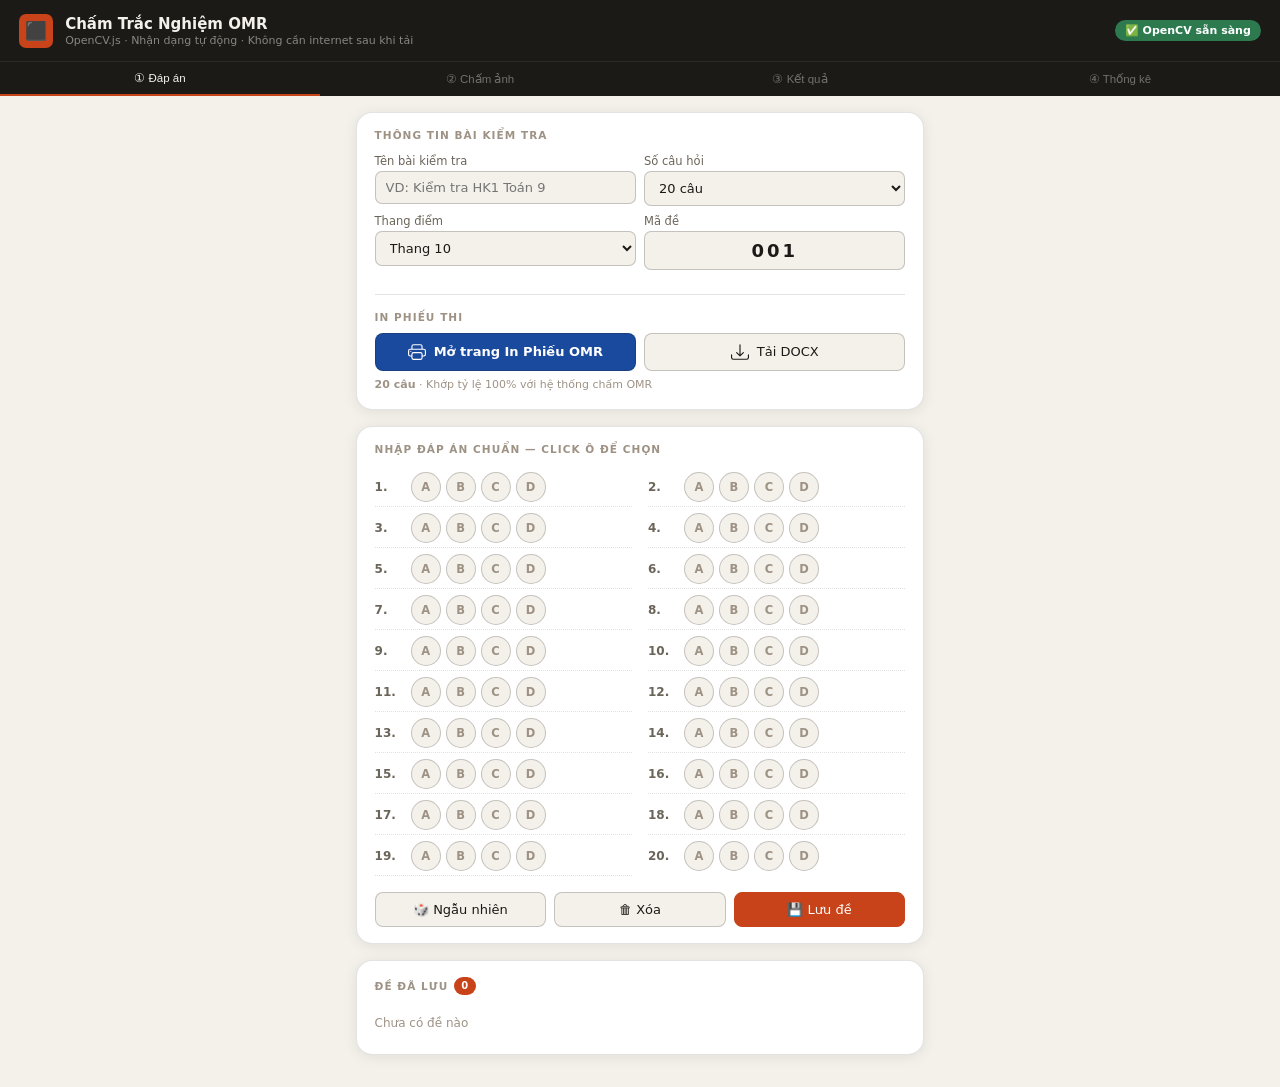
<file: index.html>
﻿<!DOCTYPE html>
<html lang="vi">
<head>
<meta charset="UTF-8">
<meta name="viewport" content="width=device-width, initial-scale=1.0">
<title>Chấm Trắc Nghiệm OMR</title>
<link rel="stylesheet" href="style.css">
</head>
<body>

<header class="app-header">
  <div class="logo">⬛</div>
  <div>
    <h1>Chấm Trắc Nghiệm OMR</h1>
    <p>OpenCV.js · Nhận dạng tự động · Không cần internet sau khi tải</p>
  </div>
  <div id="cvStatus" class="cv-badge loading">⏳ Đang tải OpenCV...</div>
</header>

<nav class="tabs">
  <button class="tab active" onclick="goTab('key')">① Đáp án</button>
  <button class="tab" onclick="goTab('scan')">② Chấm ảnh</button>
  <button class="tab" onclick="goTab('results')">③ Kết quả</button>
  <button class="tab" onclick="goTab('stats')">④ Thống kê</button>
</nav>

<!-- ════════════════════════════════
     TAB 1 — ĐÁP ÁN CHUẨN
════════════════════════════════ -->
<div id="pane-key" class="pane on">
  <div class="card">
    <p class="card-title">Thông tin bài kiểm tra</p>
    <div class="row2">
      <div class="field">
        <label>Tên bài kiểm tra</label>
        <input id="exam-name" type="text" placeholder="VD: Kiểm tra HK1 Toán 9">
      </div>
      <div class="field">
        <label>Số câu hỏi</label>
        <select id="exam-n" onchange="rebuildKeyGrid()">
          <option value="10">10 câu</option>
          <option value="20" selected>20 câu</option>
          <option value="30">30 câu</option>
          <option value="40">40 câu</option>
        </select>
      </div>
    </div>
    <div class="row2">
      <div class="field">
        <label>Thang điểm</label>
        <select id="exam-scale">
          <option value="10">Thang 10</option>
          <option value="100">Thang 100</option>
        </select>
      </div>
      <div class="field">
        <label>Mã đề</label>
        <input id="exam-code" type="text" value="001" maxlength="3"
               style="font-size:18px;font-weight:bold;text-align:center;letter-spacing:3px">
      </div>
    </div>

    <!-- ── PHIẾU THI section (liên kết gen_omr_dynamic) ── -->
    <div class="sheet-section">
      <p class="card-title">In phiếu thi</p>
      <div class="btn-row">
        <!-- Nút mở trang in - truyền số câu qua URL param -->
        <button class="btn btn-print" id="openSheetBtn" onclick="openSheetPage()"
          style="display: flex; align-items: center; justify-content: center; gap: 8px; font-weight: bold; background-color: var(--blue); color: white;">
          <svg width="18" height="18" fill="currentColor" viewBox="0 0 16 16">
            <path d="M2.5 8a.5.5 0 1 0 0-1 .5.5 0 0 0 0 1z"/>
            <path d="M5 1a2 2 0 0 0-2 2v2H2a2 2 0 0 0-2 2v3a2 2 0 0 0 2 2h1v1a2 2 0 0 0 2 2h6a2 2 0 0 0 2-2v-1h1a2 2 0 0 0 2-2V7a2 2 0 0 0-2-2h-1V3a2 2 0 0 0-2-2H5zM4 3a1 1 0 0 1 1-1h6a1 1 0 0 1 1 1v2H4V3zm1 5a2 2 0 0 0-2 2v1H2a1 1 0 0 1-1-1V7a1 1 0 0 1 1-1h12a1 1 0 0 1 1 1v3a1 1 0 0 1-1 1h-1v-1a2 2 0 0 0-2-2H5zm7 2v3a1 1 0 0 1-1 1H5a1 1 0 0 1-1-1v-3a1 1 0 0 1 1-1h6a1 1 0 0 1 1 1z"/>
          </svg>
          Mở trang In Phiếu OMR
        </button>
        <!-- Nút tải DOCX trực tiếp -->
        <button class="btn btn-print" id="downloadSheetBtn" onclick="downloadSheet()"
          style="display: flex; align-items: center; justify-content: center; gap: 8px;">
          <svg width="18" height="18" fill="currentColor" viewBox="0 0 16 16">
            <path d="M.5 9.9a.5.5 0 0 1 .5.5v2.5a1 1 0 0 0 1 1h12a1 1 0 0 0 1-1v-2.5a.5.5 0 0 1 1 0v2.5a2 2 0 0 1-2 2H2a2 2 0 0 1-2-2v-2.5a.5.5 0 0 1 .5-.5z"/>
            <path d="M7.646 11.854a.5.5 0 0 0 .708 0l3-3a.5.5 0 0 0-.708-.708L8.5 10.293V1.5a.5.5 0 0 0-1 0v8.793L5.354 8.146a.5.5 0 1 0-.708.708l3 3z"/>
          </svg>
          Tải DOCX
        </button>
      </div>
      <p class="sheet-info" id="sheetInfo">
        <span id="sheetQInfo">20 câu</span> · Khớp tỷ lệ 100% với hệ thống chấm OMR
      </p>
    </div>
  </div>

  <div class="card">
    <p class="card-title">Nhập đáp án chuẩn — click ô để chọn</p>
    <div class="key-grid" id="keyGrid"></div>
    <div class="btn-row mt1">
      <button class="btn" onclick="fillRandom()">🎲 Ngẫu nhiên</button>
      <button class="btn" onclick="clearKey()">🗑 Xóa</button>
      <button class="btn accent" onclick="saveKey()">💾 Lưu đề</button>
    </div>
    <div id="keyMsg"></div>
  </div>

  <div class="card">
    <p class="card-title">Đề đã lưu <span id="keyCount" class="badge">0</span></p>
    <div id="savedKeys"></div>
  </div>
</div>

<!-- ════════════════════════════════
     TAB 2 — CHẤM ẢNH
════════════════════════════════ -->
<div id="pane-scan" class="pane">
  <div class="card">
    <p class="card-title">Chọn đề thi để chấm</p>
    <div class="field">
      <label>Mã đề / Tên bài kiểm tra</label>
      <select id="scan-keySelect" onchange="onKeySelected()">
        <option value="">— Chưa chọn —</option>
      </select>
    </div>
    <div id="selectedKeyInfo"></div>
  </div>

  <div class="card">
    <p class="card-title">Tải ảnh phiếu thi lên</p>
    <div class="dropzone" id="dropzone" onclick="document.getElementById('fileInput').click()">
      <div class="dz-icon">📷</div>
      <p class="dz-main">Kéo thả ảnh vào đây hoặc click để chọn</p>
      <p class="dz-sub">Hỗ trợ JPG, PNG · Có thể chọn nhiều ảnh cùng lúc</p>
      <input type="file" id="fileInput" accept="image/*" multiple style="display:none"
             onchange="handleFiles(this.files)">
    </div>
    <div class="btn-row mt1">
      <button class="btn" id="camBtn" onclick="toggleCamera()">📸 Mở camera</button>
      <button class="btn accent" id="captureBtn" onclick="captureFrame()" disabled>⚡ Chụp &amp; chấm</button>
    </div>
    <div class="cam-wrap" id="camWrap" style="display:none">
      <video id="camVideo" autoplay playsinline muted></video>
      <canvas id="camCanvas" style="display:none"></canvas>
    </div>
  </div>

  <div class="card" id="pipelineCard" style="display:none">
    <p class="card-title">Đang xử lý <span id="pipelineFile" class="text-muted"></span></p>
    <div class="pipeline-steps" id="pipelineSteps"></div>
    <div class="preview-row" id="previewRow"></div>
  </div>

  <div id="scanResult"></div>
</div>

<!-- ════════════════════════════════
     TAB 3 — KẾT QUẢ
════════════════════════════════ -->
<div id="pane-results" class="pane">
  <div class="card">
    <p class="card-title">
      Danh sách kết quả
      <span id="resultCount" class="badge">0</span>
      <button id="delSelectedBtn" class="btn danger" style="float:right;padding:3px 10px;font-size:11px;display:none"
        onclick="deleteSelectedResults()">🗑 Xóa đã chọn (<span id="selectedCount">0</span>)</button>
    </p>
    <div class="filter-row">
      <input id="filterName" type="text" placeholder="🔍 Tìm tên / SBD..." oninput="renderResults()">
      <select id="filterExam" onchange="renderResults()">
        <option value="">Tất cả đề</option>
      </select>
    </div>
    <div id="resultTable"></div>
  </div>
  <div class="btn-row">
    <button class="btn" onclick="exportExcel()">📊 Xuất Excel</button>
    <button class="btn" onclick="exportCSV()">📄 Xuất CSV</button>
    <button class="btn danger" onclick="if(confirm('Xóa tất cả kết quả?')){results=[];saveLocal();renderResults();}">🗑 Xóa tất cả</button>
  </div>
</div>

<!-- ════════════════════════════════
     TAB 4 — THỐNG KÊ
════════════════════════════════ -->
<div id="pane-stats" class="pane">
  <div class="card">
    <p class="card-title">Chọn bài để thống kê</p>
    <div class="field">
      <select id="statsExamSelect" onchange="renderStats()">
        <option value="">— Tất cả —</option>
      </select>
    </div>
  </div>
  <div id="statsContent"></div>
</div>

<canvas id="procCanvas" style="display:none"></canvas>

<!-- ════ SCRIPTS ════ -->
<!-- JSZip library for DOCX generation -->
<script src="vendor/jszip.min.js"></script>
<!-- OMR Export module (DOCX generator, tách riêng) -->
<script src="export_docx.js"></script>
<script>
// ── Download sheet — linked to current exam-n value ──────────────
async function downloadSheet() {
  const btn = document.getElementById('downloadSheetBtn');
  const numQ = parseInt(document.getElementById('exam-n').value, 10);
  btn.disabled = true;
  btn.textContent = '⏳ Đang tạo...';
  try {
    // Sử dụng OMRExport từ export_docx.js
    if (typeof OMRExport === 'undefined') {
      throw new Error('Module export_docx.js chưa được load');
    }
    await OMRExport.downloadSheet(numQ);
  } catch(e) {
    alert('Lỗi tạo phiếu: ' + e);
    console.error(e);
  }
  btn.disabled = false;
  btn.textContent = 'Tải DOCX';
}

// Mở trang in phiếu với số câu từ URL param
function openSheetPage() {
  const numQ = document.getElementById('exam-n').value;
  const url = `phieu_in.html?n=${numQ}`;
  window.open(url, '_blank');
}

// Update sheet info label when exam-n changes
function updateSheetInfo() {
  const n = document.getElementById('exam-n').value;
  document.getElementById('sheetQInfo').textContent = n + ' câu';
  // Cập nhật thông tin link mở phiếu
  const linkText = document.querySelector('#sheetInfo');
  if (linkText) {
    linkText.innerHTML = `<b>${n} câu</b> · Khớp tỷ lệ 100% với hệ thống chấm OMR`;
  }
}
</script>
<script src="app.js"></script>
<script>
// Hook exam-n change to update sheet info label
document.getElementById('exam-n').addEventListener('change', updateSheetInfo);
updateSheetInfo();
</script>

<script async src="vendor/opencv.js" onload="onOpenCvReady()"></script>
</body>
</html>
</file>
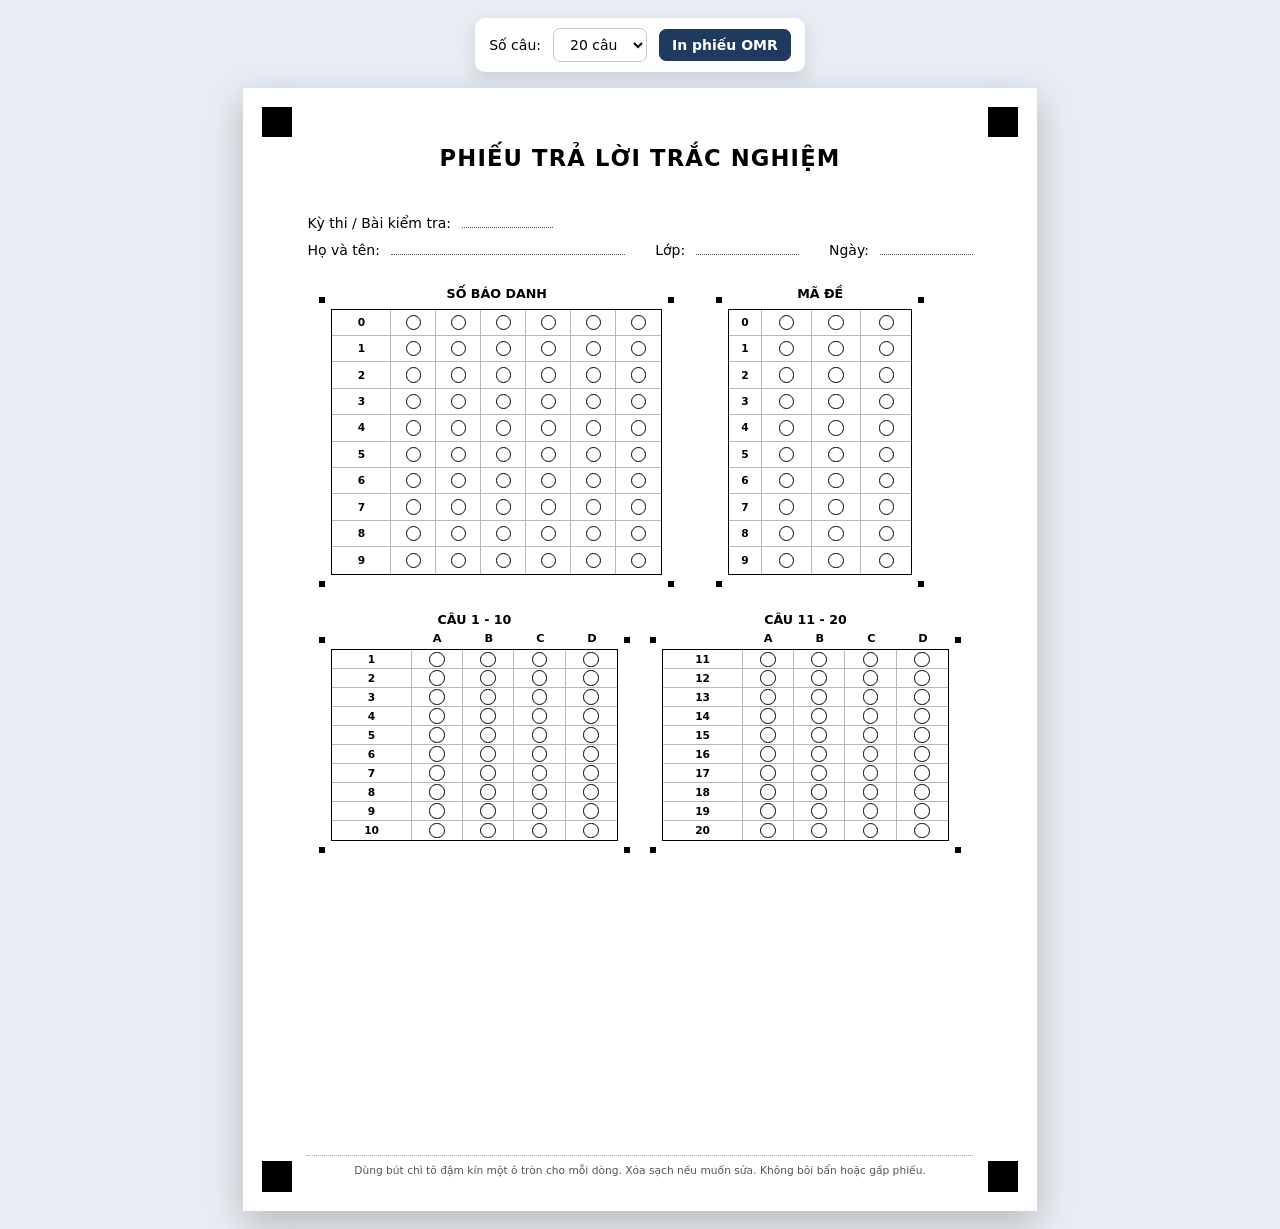
<file: phieu_in.html>
<!DOCTYPE html>
<html lang="vi">
<head>
<meta charset="UTF-8">
<meta name="viewport" content="width=device-width, initial-scale=1.0">
<title>In Phiếu Trắc Nghiệm OMR</title>
<style>
*,
*::before,
*::after {
  box-sizing: border-box;
}

:root {
  --page-w: 210mm;
  --page-h: 297mm;
  --ink: #000;
  --paper: #fff;
  --muted: #555;
  --line: #b8b8b8;
  --bubble: 4.1mm;
  --bubble-border: 0.38mm;
  --anchor: 8mm;
  --marker: 6px;
  --marker-gap: 12px;
  --font: "Segoe UI", "DejaVu Sans", Arial, sans-serif;
}

html,
body {
  margin: 0;
  min-height: 100%;
  font-family: var(--font);
  color: var(--ink);
  background: #e8edf3;
}

body {
  display: flex;
  flex-direction: column;
  align-items: center;
  padding: 18px;
}

.controls {
  display: flex;
  align-items: center;
  gap: 12px;
  padding: 10px 14px;
  margin-bottom: 16px;
  border-radius: 10px;
  background: #fff;
  box-shadow: 0 6px 18px rgba(0, 0, 0, 0.12);
  font-size: 14px;
}

.controls select,
.controls button {
  font: inherit;
  padding: 7px 12px;
  border: 1px solid #c8c8c8;
  border-radius: 7px;
  background: #fff;
}

.controls button {
  border-color: #1e3a5f;
  background: #1e3a5f;
  color: #fff;
  font-weight: 700;
  cursor: pointer;
}

.a4-page {
  position: relative;
  width: var(--page-w);
  height: var(--page-h);
  overflow: hidden;
  background: var(--paper);
  box-shadow: 0 12px 34px rgba(0, 0, 0, 0.22);
}

.anchor,
.region-marker {
  background: var(--ink);
  -webkit-print-color-adjust: exact;
  print-color-adjust: exact;
}

.anchor {
  position: absolute;
  z-index: 10;
  width: var(--anchor);
  height: var(--anchor);
}

.anchor.tl { left: 5mm; top: 5mm; }
.anchor.tr { right: 5mm; top: 5mm; }
.anchor.bl { left: 5mm; bottom: 5mm; }
.anchor.br { right: 5mm; bottom: 5mm; }

.title {
  position: absolute;
  top: 15mm;
  left: 20mm;
  right: 20mm;
  text-align: center;
}

.title h1 {
  margin: 0;
  font-size: 17pt;
  line-height: 1.2;
  letter-spacing: 0.3mm;
}

.student-info {
  position: absolute;
  top: 32mm;
  left: 17mm;
  right: 17mm;
  font-size: 10.5pt;
  line-height: 1.8;
}

.student-info .row {
  display: grid;
  grid-template-columns: 1fr 38mm 38mm;
  gap: 8mm;
}

.field {
  display: inline-flex;
  align-items: baseline;
  gap: 3mm;
  white-space: nowrap;
}

.line {
  flex: 1;
  min-width: 24mm;
  border-bottom: 0.25mm dotted #555;
  height: 5mm;
}

.region {
  position: absolute;
}

/*
  Positions are compensated for the 5mm page anchors. After perspectiveWarp(),
  the table boxes land on the 800 x 1100 REGION/ANSWER_REGIONS values in app.js.
*/
.region-sbd {
  left: 11.1%;
  top: 19.65%;
  width: 41.7%;
  height: 23.7%;
}

.region-code {
  left: 61.1%;
  top: 19.65%;
  width: 23.2%;
  height: 23.7%;
}

.answer-panel[data-panel="1"] {
  left: 11.1%;
  top: 50%;
  width: 36.1%;
  height: 17.1%;
}

.answer-panel[data-panel="2"] {
  left: 52.8%;
  top: 50%;
  width: 36.1%;
  height: 17.1%;
}

.answer-panel[data-panel="3"] {
  left: 11.1%;
  top: 70.8%;
  width: 36.1%;
  height: 17.1%;
}

.answer-panel[data-panel="4"] {
  left: 52.8%;
  top: 70.8%;
  width: 36.1%;
  height: 17.1%;
}

.section-title {
  position: absolute;
  left: 0;
  right: 0;
  bottom: calc(100% + 2mm);
  text-align: center;
  font-weight: 800;
  font-size: 9.5pt;
  text-transform: uppercase;
}

.answer-panel .section-title {
  bottom: calc(100% + 6mm);
}

.answer-head {
  position: absolute;
  left: 0;
  right: 0;
  bottom: calc(100% + 1.1mm);
  display: grid;
  grid-template-columns: 28% repeat(4, 1fr);
  font-size: 8.5pt;
  font-weight: 800;
  text-align: center;
}

.number-grid,
.answer-grid {
  width: 100%;
  height: 100%;
  border: 0.3mm solid var(--ink);
  background: var(--paper);
}

.number-grid {
  display: grid;
  grid-template-columns: 18% repeat(var(--cols), 1fr);
  grid-template-rows: repeat(10, 1fr);
}

.answer-grid {
  display: grid;
  grid-template-columns: 28% repeat(4, 1fr);
  grid-template-rows: repeat(10, 1fr);
}

.cell {
  display: flex;
  align-items: center;
  justify-content: center;
  min-width: 0;
  min-height: 0;
  border-right: 0.22mm solid var(--line);
  border-bottom: 0.22mm solid var(--line);
  font-size: 8pt;
  font-weight: 700;
}

.number-grid:not(.code-grid) .cell:nth-child(7n),
.code-grid .cell:nth-child(4n),
.answer-grid .cell:nth-child(5n) {
  border-right: 0;
}

.number-grid:not(.code-grid) .cell:nth-last-child(-n + 7),
.code-grid .cell:nth-last-child(-n + 4),
.answer-grid .cell:nth-last-child(-n + 5) {
  border-bottom: 0;
}

.bubble {
  width: var(--bubble);
  height: var(--bubble);
  border: var(--bubble-border) solid var(--ink);
  border-radius: 50%;
  background: var(--paper);
  -webkit-print-color-adjust: exact;
  print-color-adjust: exact;
}

.region-marker {
  position: absolute;
  z-index: 6;
  width: var(--marker);
  height: var(--marker);
  pointer-events: none;
}

.region-marker.tl {
  left: calc(-1 * var(--marker-gap));
  top: calc(-1 * var(--marker-gap));
}

.region-marker.tr {
  right: calc(-1 * var(--marker-gap));
  top: calc(-1 * var(--marker-gap));
}

.region-marker.bl {
  left: calc(-1 * var(--marker-gap));
  bottom: calc(-1 * var(--marker-gap));
}

.region-marker.br {
  right: calc(-1 * var(--marker-gap));
  bottom: calc(-1 * var(--marker-gap));
}

.footer {
  position: absolute;
  left: 17mm;
  right: 17mm;
  bottom: 9mm;
  padding-top: 2mm;
  border-top: 0.25mm dotted #aaa;
  color: var(--muted);
  text-align: center;
  font-size: 8pt;
}

@page {
  size: A4 portrait;
  margin: 0;
}

@media print {
  html,
  body {
    width: var(--page-w);
    height: var(--page-h);
    margin: 0;
    padding: 0;
    background: #fff;
  }

  body {
    display: block;
  }

  .controls {
    display: none !important;
  }

  .a4-page {
    width: var(--page-w);
    height: var(--page-h);
    margin: 0;
    overflow: hidden;
    box-shadow: none;
    page-break-before: avoid;
    page-break-after: avoid;
    page-break-inside: avoid;
  }

  .anchor,
  .region-marker {
    background: #000 !important;
  }

  .bubble {
    border-color: #000 !important;
    background: #fff !important;
  }
}
</style>
</head>
<body>
<div class="controls">
  <label for="numQ">Số câu:</label>
  <select id="numQ">
    <option value="10">10 câu</option>
    <option value="20" selected>20 câu</option>
    <option value="30">30 câu</option>
    <option value="40">40 câu</option>
  </select>
  <button type="button" onclick="window.print()">In phiếu OMR</button>
</div>

<main class="a4-page" id="sheet">
  <div class="anchor tl"></div>
  <div class="anchor tr"></div>
  <div class="anchor bl"></div>
  <div class="anchor br"></div>

  <header class="title">
    <h1>PHIẾU TRẢ LỜI TRẮC NGHIỆM</h1>
  </header>

  <section class="student-info">
    <div class="field">Kỳ thi / Bài kiểm tra:<span class="line"></span></div>
    <div class="row">
      <div class="field">Họ và tên:<span class="line"></span></div>
      <div class="field">Lớp:<span class="line"></span></div>
      <div class="field">Ngày:<span class="line"></span></div>
    </div>
  </section>

  <section class="region region-sbd" aria-label="Số báo danh">
    <span class="region-marker sbd tl"></span>
    <span class="region-marker sbd tr"></span>
    <span class="region-marker sbd bl"></span>
    <span class="region-marker sbd br"></span>
    <div class="section-title">Số báo danh</div>
    <div class="number-grid" id="sbdGrid" style="--cols: 6"></div>
  </section>

  <section class="region region-code" aria-label="Mã đề">
    <span class="region-marker code tl"></span>
    <span class="region-marker code tr"></span>
    <span class="region-marker code bl"></span>
    <span class="region-marker code br"></span>
    <div class="section-title">Mã đề</div>
    <div class="number-grid code-grid" id="codeGrid" style="--cols: 3"></div>
  </section>

  <div id="answerPanels"></div>

  <footer class="footer">
    Dùng bút chì tô đậm kín một ô tròn cho mỗi dòng. Xóa sạch nếu muốn sửa. Không bôi bẩn hoặc gấp phiếu.
  </footer>
</main>

<template id="answerPanelTemplate">
  <section class="region answer-panel" aria-label="">
    <span class="region-marker ans-panel tl"></span>
    <span class="region-marker ans-panel tr"></span>
    <span class="region-marker ans-panel bl"></span>
    <span class="region-marker ans-panel br"></span>
    <div class="section-title"></div>
    <div class="answer-head"><span></span><span>A</span><span>B</span><span>C</span><span>D</span></div>
    <div class="answer-grid"></div>
  </section>
</template>

<script>
const SUPPORTED_QUESTIONS = [10, 20, 30, 40];
const DEFAULT_QUESTIONS = 20;

function getQuestionCount() {
  const params = new URLSearchParams(window.location.search);
  const n = Number.parseInt(params.get('n') || params.get('q') || DEFAULT_QUESTIONS, 10);
  if (SUPPORTED_QUESTIONS.includes(n)) return n;
  return DEFAULT_QUESTIONS;
}

function bubbleCell() {
  const cell = document.createElement('div');
  cell.className = 'cell';
  cell.innerHTML = '<span class="bubble" aria-hidden="true"></span>';
  return cell;
}

function renderNumberGrid(grid, cols) {
  grid.innerHTML = '';
  for (let digit = 0; digit < 10; digit++) {
    const label = document.createElement('div');
    label.className = 'cell';
    label.textContent = digit;
    grid.appendChild(label);
    for (let col = 0; col < cols; col++) {
      grid.appendChild(bubbleCell());
    }
  }
}

function renderAnswerPanel(panel, index, start, end) {
  panel.dataset.panel = String(index);
  panel.classList.add(`ans-panel-${index}`);
  panel.setAttribute('aria-label', `Câu ${start} đến ${end}`);
  const sideClass = index % 2 === 1 ? 'ans-left' : 'ans-right';
  panel.querySelectorAll('.region-marker').forEach(marker => {
    marker.classList.add(sideClass, `ans-panel-${index}`);
  });
  panel.querySelector('.section-title').textContent = `CÂU ${start} - ${end}`;

  const grid = panel.querySelector('.answer-grid');
  grid.innerHTML = '';
  for (let q = start; q <= end; q++) {
    const qCell = document.createElement('div');
    qCell.className = 'cell';
    qCell.textContent = q;
    grid.appendChild(qCell);
    for (let i = 0; i < 4; i++) {
      grid.appendChild(bubbleCell());
    }
  }
}

function renderSheet(numQ) {
  renderNumberGrid(document.getElementById('sbdGrid'), 6);
  renderNumberGrid(document.getElementById('codeGrid'), 3);

  const holder = document.getElementById('answerPanels');
  const template = document.getElementById('answerPanelTemplate');
  holder.innerHTML = '';

  const panelCount = Math.ceil(numQ / 10);
  for (let i = 1; i <= panelCount; i++) {
    const panel = template.content.firstElementChild.cloneNode(true);
    const start = (i - 1) * 10 + 1;
    const end = Math.min(i * 10, numQ);
    renderAnswerPanel(panel, i, start, end);
    holder.appendChild(panel);
  }

  const select = document.getElementById('numQ');
  select.value = String(numQ);
  window.history.replaceState({}, '', `${window.location.pathname}?n=${numQ}`);
}

document.getElementById('numQ').addEventListener('change', (event) => {
  renderSheet(Number.parseInt(event.target.value, 10));
});

renderSheet(getQuestionCount());
</script>
</body>
</html>
</file>
<file: style.css>
/* ════════════════════════════════════════════
   style.css  —  OMR Chấm Trắc Nghiệm
   (FIX PRINT + OMR BUBBLE)
════════════════════════════════════════════ */
:root {
  --bg:       #f4f1eb;
  --bg2:      #eae6dd;
  --bg3:      #ffffff;
  --text:     #1c1a17;
  --text2:    #6b6459;
  --text3:    #9e9285;
  --accent:   #c8421a;
  --green:    #2d7a4f;
  --green-bg: #e8f5ee;
  --red:      #a32d2d;
  --red-bg:   #faeaea;
  --amber:    #8a5c0a;
  --amber-bg: #fdf3dc;
  --blue:     #1a4a9e;
  --blue-bg:  #e8f0fb;
  --border:   rgba(28,26,23,.12);
  --border2:  rgba(28,26,23,.22);
  --r:        10px;
  --rlg:      16px;
  --sh:       0 2px 14px rgba(0,0,0,.08);
}

*, *::before, *::after { box-sizing: border-box; margin: 0; padding: 0; }

body {
  font-family: 'Segoe UI', system-ui, sans-serif;
  background: var(--bg);
  color: var(--text);
  min-height: 100vh;
  font-size: 14px;

  /* FIX mịn font khi in */
  -webkit-font-smoothing: antialiased;
}

/* ── HEADER ── */
.app-header {
  background: var(--text);
  color: #f4f1eb;
  padding: .85rem 1.2rem;
  display: flex;
  align-items: center;
  gap: 12px;
  position: sticky;
  top: 0;
  z-index: 200;
}

.logo {
  width: 34px;
  height: 34px;
  background: var(--accent);
  border-radius: 7px;
  display: flex;
  align-items: center;
  justify-content: center;
  font-size: 18px;
  flex-shrink: 0;
}

.app-header h1 { font-size: 15px; font-weight: 600; }
.app-header p  { font-size: 11px; opacity: .5; margin-top: 1px; }

.cv-badge {
  margin-left: auto;
  padding: 4px 10px;
  border-radius: 20px;
  font-size: 11px;
  font-weight: 600;
  white-space: nowrap;
}

.cv-badge.loading { background: rgba(255,255,255,.12); color: #f4f1eb; }
.cv-badge.ready   { background: var(--green); color: #fff; }
.cv-badge.error   { background: var(--red); color: #fff; }

/* ── TABS ── */
.tabs {
  display: flex;
  background: var(--text);
  border-top: 1px solid rgba(255,255,255,.07);
  overflow-x: auto;
}

.tab {
  flex: 1;
  min-width: 70px;
  padding: 9px 6px;
  text-align: center;
  font-size: 11.5px;
  font-weight: 500;
  border: none;
  background: transparent;
  color: rgba(244,241,235,.4);
  cursor: pointer;
  transition: color .15s;
  white-space: nowrap;
}

.tab.active {
  color: #f4f1eb;
  border-bottom: 2px solid var(--accent);
}

.tab:hover { color: rgba(244,241,235,.75); }

/* ── PANE ── */
.pane { display: none; padding: 1rem; max-width: 600px; margin: 0 auto; }
.pane.on { display: block; }

/* ── CARD ── */
.card {
  background: var(--bg3);
  border: 1px solid var(--border);
  border-radius: var(--rlg);
  padding: 1rem 1.1rem;
  margin-bottom: 1rem;
  box-shadow: var(--sh);
}

.card-title {
  font-size: 10.5px;
  font-weight: 700;
  letter-spacing: .1em;
  text-transform: uppercase;
  color: var(--text3);
  margin-bottom: .8rem;
  display: flex;
  align-items: center;
  gap: 6px;
}

/* ── GRID HELPERS ── */
.row2 { display: grid; grid-template-columns: 1fr 1fr; gap: 8px; }
.mt1  { margin-top: 1rem; }

/* ── FORM ── */
.field { margin-bottom: .5rem; }

.field label {
  display: block;
  font-size: 11.5px;
  color: var(--text2);
  margin-bottom: 3px;
}

.field input, .field select, input[type=text], select {
  width: 100%;
  padding: 8px 10px;
  border: 1px solid var(--border2);
  border-radius: 7px;
  font-size: 13px;
  background: var(--bg);
  color: var(--text);
  font-family: inherit;
}

.field input:focus,
.field select:focus,
input[type=text]:focus,
select:focus {
  outline: none;
  border-color: var(--accent);
  box-shadow: 0 0 0 3px rgba(200,66,26,.1);
}

/* ── BUTTONS ── */
.btn {
  padding: 9px 14px;
  border-radius: 8px;
  font-size: 13px;
  cursor: pointer;
  transition: all .15s;
  font-family: inherit;
  border: 1px solid var(--border2);
  background: var(--bg);
  color: var(--text);
  display: inline-flex;
  align-items: center;
  justify-content: center;
  gap: 5px;
}

.btn:hover { background: var(--bg2); }

.btn.primary { background: var(--text); color: var(--bg); border-color: var(--text); }
.btn.primary:hover { background: #2d2b27; }

.btn.accent { background: var(--accent); color: #fff; border-color: var(--accent); }
.btn.accent:hover { background: #b03a16; }

.btn.success { background: var(--green); color: #fff; border-color: var(--green); }

.btn.danger { color: var(--red); }
.btn.danger:hover { background: var(--red-bg); border-color: var(--red); }

.btn:disabled { opacity: .35; cursor: not-allowed; }

.btn-row { display: flex; gap: 8px; flex-wrap: wrap; }
.btn-row .btn { flex: 1; min-width: 80px; }

/* ── BADGE ── */
.badge {
  display: inline-block; background: var(--accent); color: #fff;
  border-radius: 20px; font-size: 10px; padding: 1px 7px;
  font-weight: 700; line-height: 1.6;
}
.badge.green { background: var(--green); }

/* ── MESSAGES ── */
.msg {
  padding: 8px 12px; border-radius: 7px; font-size: 12.5px;
  margin-top: .5rem; line-height: 1.5;
}
.msg.info  { background: var(--blue-bg);  color: var(--blue);  border: 1px solid #b5c8f0; }
.msg.ok    { background: var(--green-bg); color: var(--green); border: 1px solid #9fd8b8; }
.msg.warn  { background: var(--amber-bg); color: var(--amber); border: 1px solid #f0d080; }
.msg.err   { background: var(--red-bg);   color: var(--red);   border: 1px solid #f0b0b0; }

/* ── TEXT HELPERS ── */
.text-muted { color: var(--text3); font-weight: normal; }
.text-green { color: var(--green); }
.text-red   { color: var(--red);   }
.text-amber { color: var(--amber); }

/* ── KEY GRID (đáp án chuẩn — Tab 1) ── */
.key-grid {
  display: grid;
  grid-template-columns: repeat(2, 1fr);
  gap: 2px 16px;
}
.kg-row {
  display: flex; align-items: center; gap: 6px;
  padding: 4px 0; border-bottom: 1px dotted var(--border);
}
.kg-row:last-child { border: none; }
.kg-num {
  min-width: 30px; font-size: 12px; font-weight: 700;
  color: var(--text2); font-variant-numeric: tabular-nums;
}
.kg-bubbles { display: flex; gap: 5px; }
.kb {
  width: 30px; height: 30px; border-radius: 50%;
  border: 1.5px solid var(--border2);
  background: var(--bg); cursor: pointer;
  font-size: 11.5px; font-weight: 700; color: var(--text3);
  display: flex; align-items: center; justify-content: center;
  transition: all .1s; user-select: none;
}
.kb:hover  { border-color: var(--accent); color: var(--accent); background: #fff8f6; }
.kb.active { background: var(--text); border-color: var(--text); color: #fff; }

/* ── Saved key card ── */
.saved-key {
  display: flex; align-items: center; gap: 10px;
  padding: 9px 0; border-bottom: 1px solid var(--border);
}
.saved-key:last-child { border: none; }
.sk-info { flex: 1; }
.sk-name { font-size: 13px; font-weight: 600; }
.sk-meta { font-size: 11px; color: var(--text3); margin-top: 1px; }
.sk-code {
  background: var(--text); color: #f4f1eb; padding: 4px 10px;
  border-radius: 6px; font-size: 13px; font-weight: 700;
  letter-spacing: 2px;
}

/* ── DROP ZONE ── */
.dropzone {
  border: 2px dashed var(--border2); border-radius: var(--r);
  padding: 1.5rem; text-align: center; cursor: pointer;
  transition: all .15s;
}
.dropzone:hover, .dropzone.over {
  border-color: var(--accent); background: #fff8f6;
}
.dz-icon  { font-size: 36px; margin-bottom: 6px; }
.dz-main  { font-size: 13px; font-weight: 600; color: var(--text); }
.dz-sub   { font-size: 11px; color: var(--text3); margin-top: 3px; }

/* ── CAMERA ── */
.cam-wrap {
  margin-top: .75rem; border-radius: var(--r); overflow: hidden;
  background: #111; position: relative;
}
.cam-wrap video { width: 100%; display: block; max-height: 360px; object-fit: cover; }

/* ── PIPELINE STEPS ── */
.pipeline-steps { display: flex; gap: 4px; flex-wrap: wrap; margin-bottom: .75rem; }
.ps {
  display: flex; align-items: center; gap: 5px;
  padding: 4px 10px; border-radius: 20px; font-size: 11.5px;
  border: 1px solid var(--border); background: var(--bg2); color: var(--text3);
  transition: all .2s;
}
.ps.active { background: var(--blue-bg);  color: var(--blue);  border-color: #b5c8f0; }
.ps.done   { background: var(--green-bg); color: var(--green); border-color: #9fd8b8; }
.ps.error  { background: var(--red-bg);   color: var(--red);   border-color: #f0b0b0; }
.ps.warn   { background: var(--amber-bg); color: var(--amber); border-color: #f0d080; }

/* ── PREVIEW IMAGES TỪ PIPELINE ── */
.preview-row {
  display: flex; gap: 8px; overflow-x: auto; padding-bottom: 4px;
}
.pv-item { flex-shrink: 0; text-align: center; }
.pv-item p { font-size: 10px; color: var(--text3); margin-top: 3px; }
.pv-item canvas, .pv-item img {
  border-radius: 6px; border: 1px solid var(--border);
  max-height: 140px; width: auto;
}

/* ── RESULT CARD ── */
.result-card {
  background: var(--bg3); border: 1px solid var(--border);
  border-radius: var(--rlg); padding: 1rem 1.1rem;
  margin-bottom: 1rem; box-shadow: var(--sh);
}
.rc-header {
  display: flex; align-items: flex-start; gap: 12px; margin-bottom: .75rem;
}
.rc-score-box {
  background: var(--green); color: #fff;
  border-radius: 10px; padding: 8px 14px; text-align: center; flex-shrink: 0;
}
.rc-score-box.warn { background: var(--amber); }
.rc-score-box.fail { background: var(--red); }
.rc-score-num  { font-size: 32px; font-weight: 700; line-height: 1; }
.rc-score-den  { font-size: 14px; opacity: .8; }
.rc-info h3    { font-size: 14px; font-weight: 600; }
.rc-meta       { font-size: 11.5px; color: var(--text3); margin-top: 3px; line-height: 1.6; }

/* ── BUBBLE GRID KẾT QUẢ ── */
.ans-sheet {
  display: grid;
  grid-template-columns: repeat(2, 1fr);
  gap: 2px 14px;
  margin-top: .5rem;
}
.as-row {
  display: flex; align-items: center; gap: 5px;
  padding: 3px 0; border-bottom: 1px dotted var(--border);
}
.as-row:last-child { border: none; }
.as-num {
  min-width: 28px; font-size: 11.5px; font-weight: 700;
  color: var(--text3); font-variant-numeric: tabular-nums;
}
.as-bubbles { display: flex; gap: 4px; }
.ab {
  width: 26px; height: 26px; border-radius: 50%;
  border: 1.5px solid #ccc; background: #fff;
  font-size: 10.5px; font-weight: 700; color: #999;
  display: flex; align-items: center; justify-content: center;
}
.ab.filled-correct {
  background: var(--green); border-color: var(--green); color: #fff;
}
.ab.filled-wrong {
  background: var(--red); border-color: var(--red); color: #fff;
}
.ab.key-missed {
  background: transparent; border-color: var(--green);
  border-width: 2px; color: var(--green);
  box-shadow: 0 0 0 2px rgba(45,122,79,.15);
}
.ab.clickable {
  cursor: pointer;
  transition: transform .1s, box-shadow .1s;
}
.ab.clickable:hover {
  transform: scale(1.15);
  box-shadow: 0 0 0 2px var(--accent);
  border-color: var(--accent);
}

/* ── FLAGS ── */
.flag-row {
  display: flex; flex-wrap: wrap; gap: 5px; margin-top: .5rem;
}
.flag {
  font-size: 11px; padding: 2px 8px; border-radius: 20px; font-weight: 600;
}
.flag.warn   { background: var(--amber-bg); color: var(--amber); }
.flag.danger { background: var(--red-bg);   color: var(--red);   }

/* ── FILTER ROW ── */
.filter-row {
  display: flex; gap: 8px; margin-bottom: .75rem;
}
.filter-row input  { flex: 2; }
.filter-row select { flex: 1; }

/* ── RESULT TABLE ── */
.rtable { width: 100%; border-collapse: collapse; font-size: 12.5px; }
.rtable th {
  text-align: left; padding: 7px 8px;
  border-bottom: 2px solid var(--border2);
  font-size: 11px; text-transform: uppercase; letter-spacing: .06em;
  color: var(--text3);
}
.rtable td { padding: 7px 8px; border-bottom: 1px solid var(--border); }
.rtable tr:last-child td { border: none; }
.rtable tr:hover td { background: var(--bg); }
.score-chip {
  display: inline-block; padding: 2px 8px; border-radius: 20px;
  font-size: 12px; font-weight: 700;
}
.score-chip.good { background: var(--green-bg); color: var(--green); }
.score-chip.mid  { background: var(--amber-bg); color: var(--amber); }
.score-chip.low  { background: var(--red-bg);   color: var(--red);   }

/* ── STATS ── */
.stat-grid { display: grid; grid-template-columns: repeat(2,1fr); gap: 10px; }
.stat-box {
  background: var(--bg); border: 1px solid var(--border);
  border-radius: 10px; padding: .75rem; text-align: center;
}
.stat-box .sv { font-size: 28px; font-weight: 700; color: var(--text); }
.stat-box .sl { font-size: 11px; color: var(--text3); margin-top: 2px; }

.q-stat-table { width: 100%; border-collapse: collapse; font-size: 12px; margin-top: .5rem; }
.q-stat-table th {
  padding: 5px 8px; text-align: center;
  border-bottom: 2px solid var(--border2);
  font-size: 11px; color: var(--text3); text-transform: uppercase;
}
.q-stat-table td { padding: 5px 8px; border-bottom: 1px solid var(--border); text-align: center; }
.q-stat-table tr:last-child td { border: none; }
.bar-wrap { width: 80px; height: 10px; background: var(--bg2); border-radius: 5px; display: inline-block; }
.bar-fill  { height: 100%; border-radius: 5px; background: var(--green); transition: width .3s; }
.bar-fill.low { background: var(--red); }
.bar-fill.mid { background: var(--amber); }

.score-dist { display: flex; gap: 3px; align-items: flex-end; height: 80px; margin-top: .5rem; }
.sd-col { flex: 1; display: flex; flex-direction: column; align-items: center; gap: 2px; }
.sd-bar { width: 100%; background: var(--accent); border-radius: 3px 3px 0 0; min-height: 2px; transition: height .3s; }
.sd-label { font-size: 9px; color: var(--text3); }

/* ── SCROLLBAR ── */
::-webkit-scrollbar       { width: 5px; height: 5px; }
::-webkit-scrollbar-track { background: var(--bg2); }
::-webkit-scrollbar-thumb { background: var(--border2); border-radius: 3px; }

/* ── SHEET SECTION ── */
.sheet-section {
  margin-top: 1rem;
  padding-top: 1rem;
  border-top: 1px solid var(--border);
}
.sheet-section .card-title { margin-bottom: .6rem; }
.btn.sheet { background: var(--text); color: #f4f1eb; border-color: var(--text); gap: 6px; }
.btn.sheet:hover { background: #2d2b27; }
.btn.sheet:disabled { opacity:.35; cursor:not-allowed; }
.sheet-info { font-size: 11px; color: var(--text3); margin-top: 6px; line-height: 1.5; }

/* ═════ FIX QUAN TRỌNG: OMR BUBBLE ═════ */
.bubble {
  width: 20px;
  height: 20px;
  border: 2px solid #000;
  border-radius: 50%;
  background: #fff;

  display: flex;
  align-items: center;
  justify-content: center;

  font-size: 8px;
  font-weight: bold;
  color: #000;

  -webkit-print-color-adjust: exact !important;
  print-color-adjust: exact !important;
}

/* ═════ FIX PRINT ═════ */
@page {
  size: A4;
  margin: 0;
}

@media print {
  * {
    -webkit-print-color-adjust: exact !important;
    print-color-adjust: exact !important;
    color-adjust: exact !important;
  }

  .app-header, .tabs, .btn-row, .btn, .dropzone,
  .cam-wrap, .filter-row, #pipelineCard, #delSelectedBtn,
  .score-dist, .q-stat-table, .card-title, .cv-badge {
    display: none !important;
  }

  .pane {
    display: block !important;
    padding: 0;
  }

  body { background: #fff; }
  .card, .result-card {
    box-shadow: none;
    border: 1px solid #ccc;
  }

  /* Giữ bubble khi in */
  .bubble {
    border: 2px solid black !important;
    background: white !important;
  }

  /* Timing mark */
  .tm {
    background: black !important;
  }

  /* Anchor */
  .anc {
    border: 14px solid black !important;
  }
}
</file>
